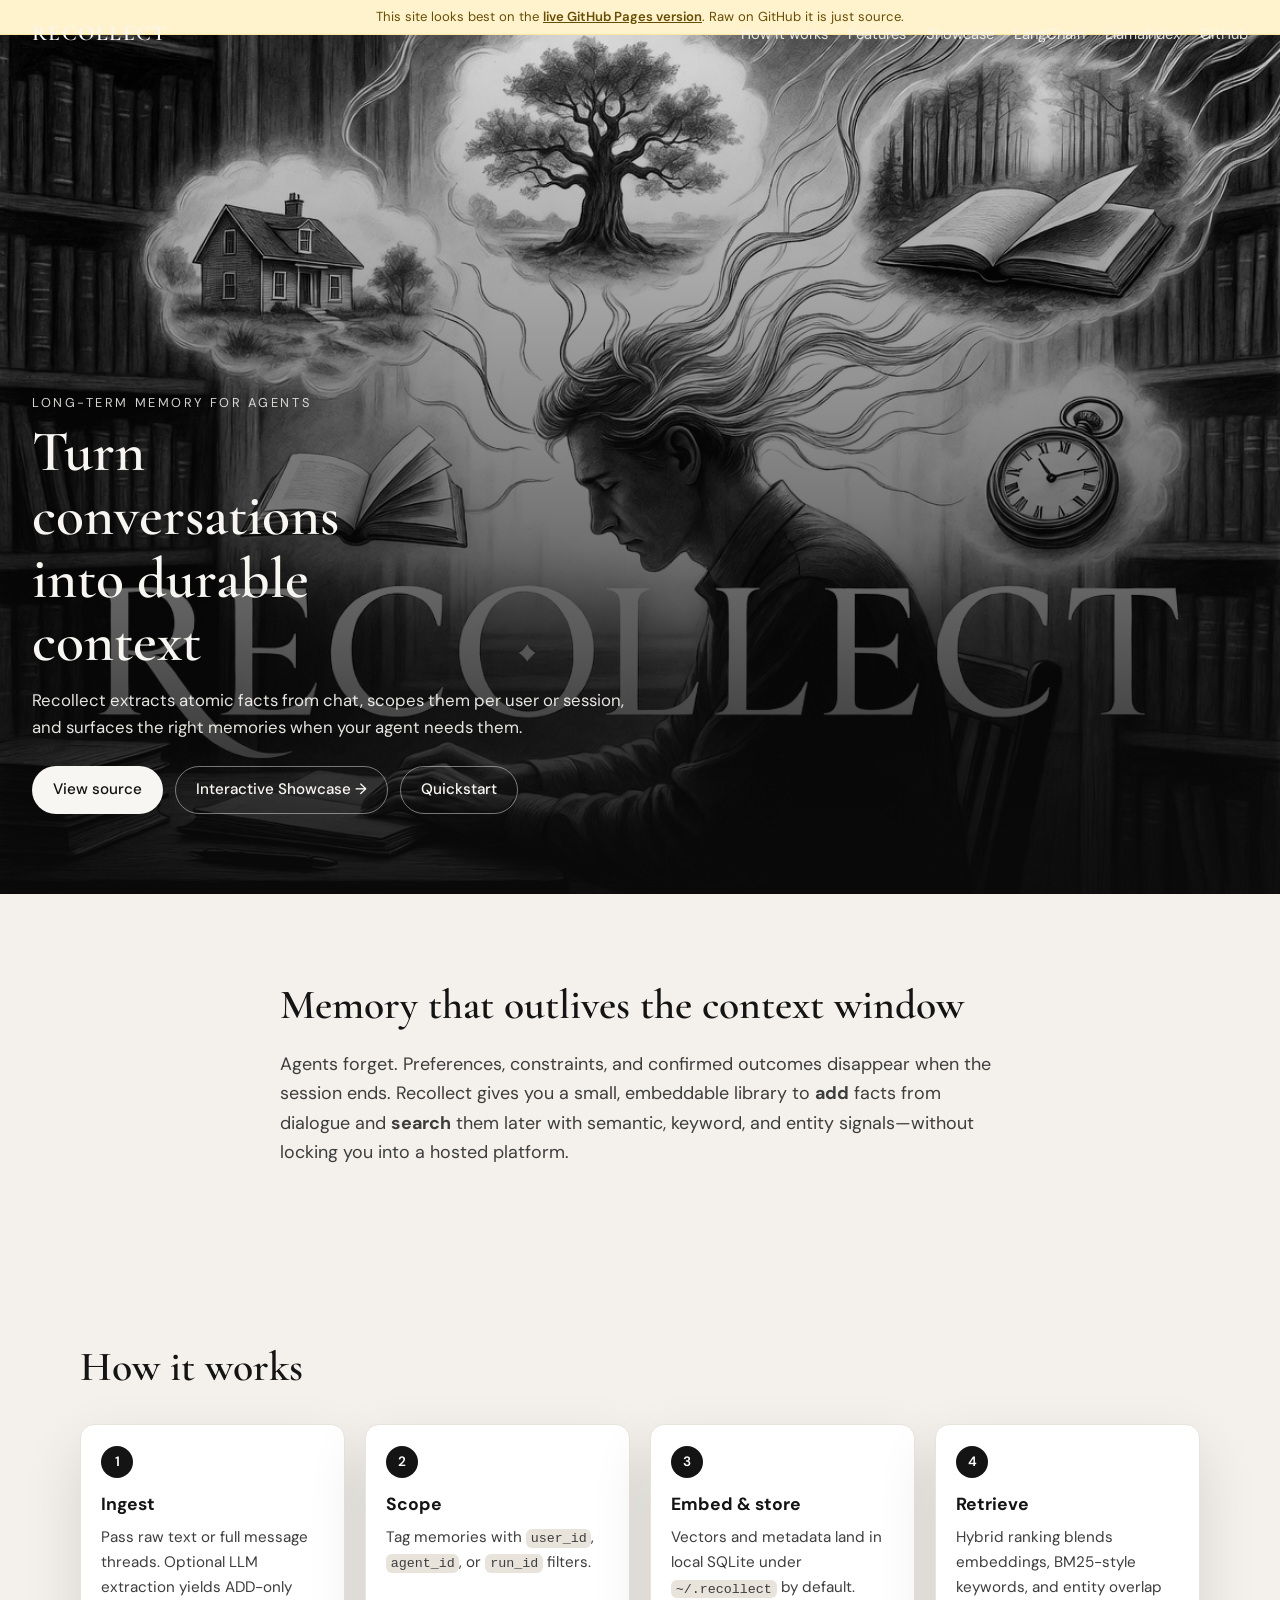
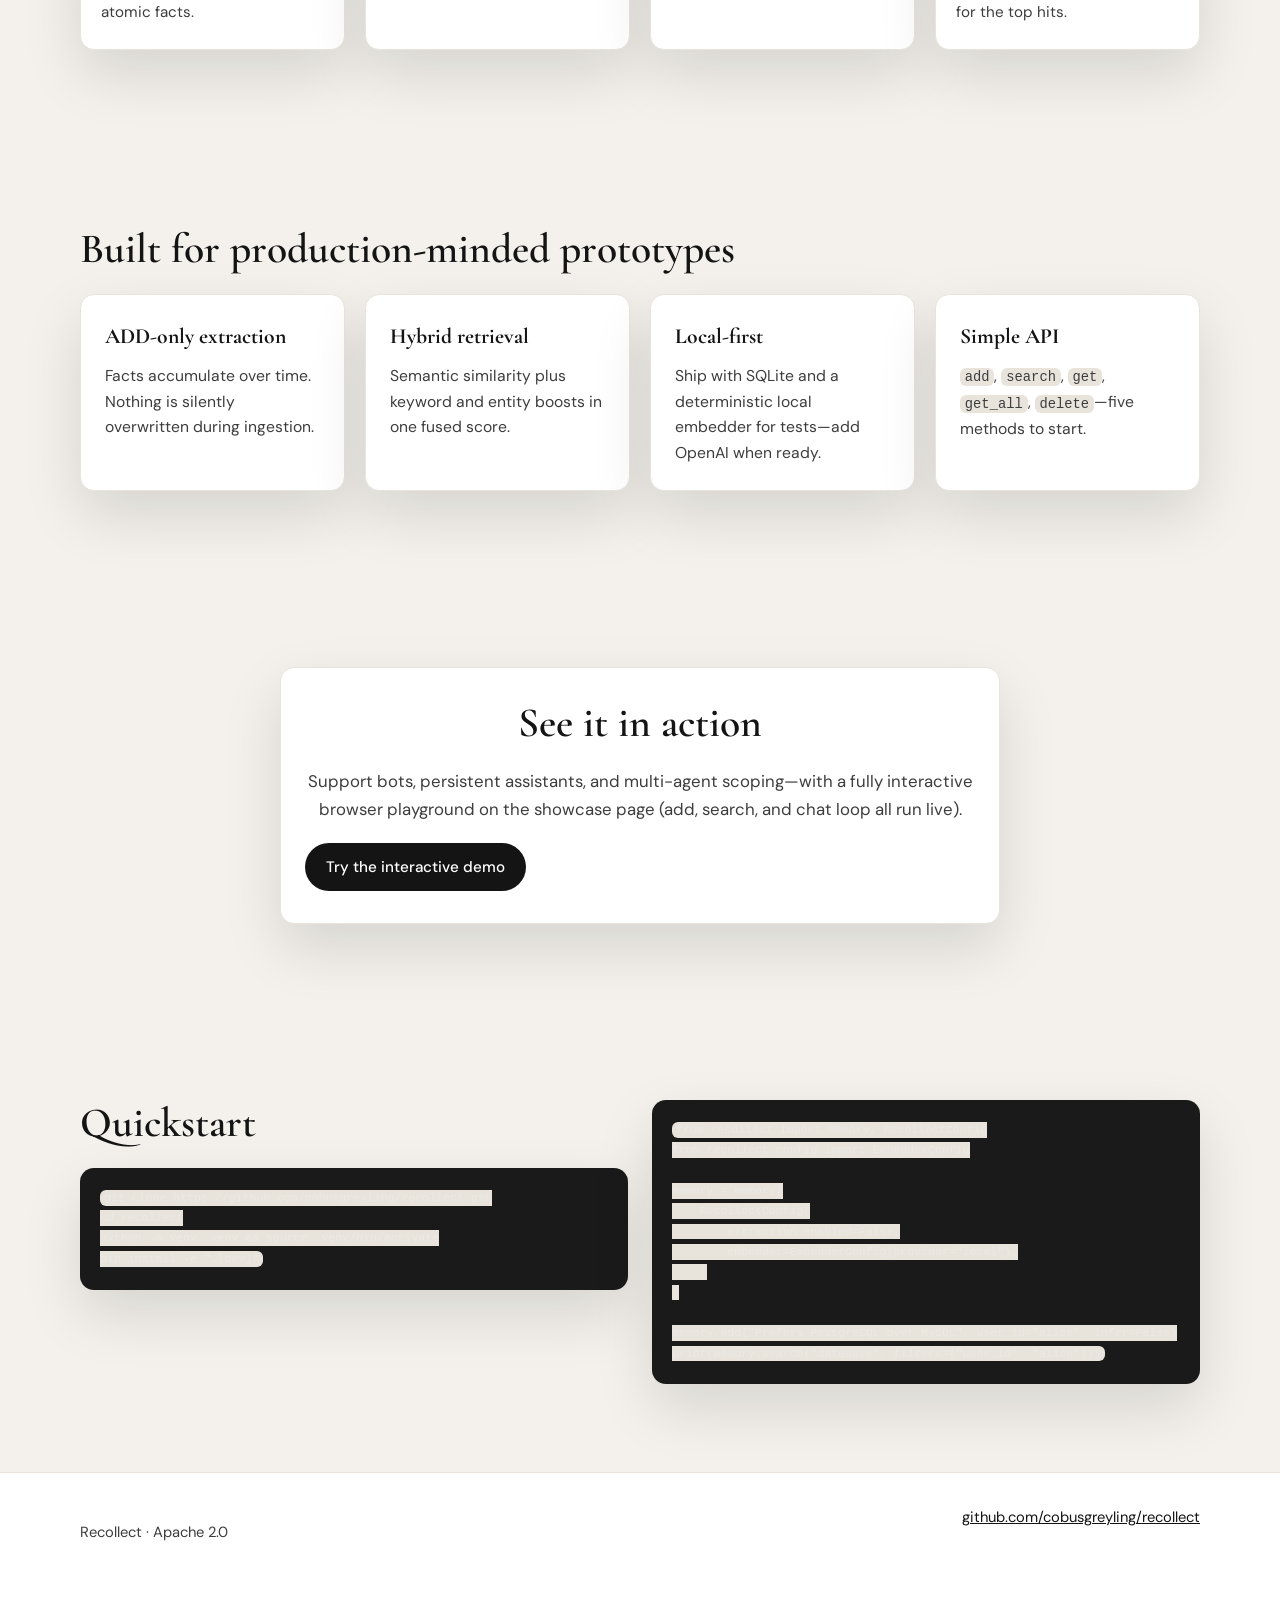
<file: docs/index.html>
<!DOCTYPE html>
<html lang="en">
  <head>
    <meta charset="UTF-8" />
    <meta name="viewport" content="width=device-width, initial-scale=1" />
    <title>Recollect — Memory for AI Agents</title>
    <meta
      name="description"
      content="Recollect is a long-term memory layer for AI agents: extract durable facts, scope by user or session, and retrieve with hybrid search."
    />
    <link rel="preconnect" href="https://fonts.googleapis.com" />
    <link rel="preconnect" href="https://fonts.gstatic.com" crossorigin />
    <link
      href="https://fonts.googleapis.com/css2?family=Cormorant+Garamond:ital,wght@0,500;0,600;0,700;1,500&family=DM+Sans:ital,opsz,wght@0,9..40,400;0,9..40,500;0,9..40,600;1,9..40,400&display=swap"
      rel="stylesheet"
    />
    <link rel="stylesheet" href="styles.css" />
  </head>
  <body>
    <header class="site-header">
      <nav class="nav">
        <a class="logo" href="index.html">Recollect</a>
        <div class="nav-links">
          <a href="#how-it-works">How it works</a>
          <a href="#features">Features</a>
          <a href="showcase.html">Showcase</a>
          <a href="integrations/langchain.md">LangChain</a>
          <a href="integrations/llama-index.md">LlamaIndex</a>
          <a href="https://github.com/cobusgreyling/recollect" target="_blank" rel="noreferrer"
            >GitHub</a
          >
        </div>
      </nav>
      <!-- Helpful note for people who open the raw file on GitHub instead of Pages -->
      <div style="background:#fff3cd; color:#664d03; font-size:0.82rem; padding:6px 12px; text-align:center; border-bottom:1px solid #ffe69c;">
        This site looks best on the <a href="https://cobusgreyling.github.io/recollect/" style="color:#664d03; font-weight:600; text-decoration:underline;">live GitHub Pages version</a>. 
        Raw on GitHub it is just source.
      </div>
      <div class="hero">
        <img
          class="hero-image"
          src="assets/header.jpg"
          alt="Illustration of a writer at a desk with memories flowing from thought into books and time"
          width="1920"
          height="1080"
        />
        <div class="hero-overlay">
          <p class="eyebrow">Long-term memory for agents</p>
          <h1>Turn conversations into durable context</h1>
          <p class="hero-lead">
            Recollect extracts atomic facts from chat, scopes them per user or session, and surfaces
            the right memories when your agent needs them.
          </p>
          <div class="hero-actions">
            <a class="btn btn-primary" href="https://github.com/cobusgreyling/recollect"
              >View source</a
            >
            <a class="btn btn-ghost" href="showcase.html">Interactive Showcase →</a>
            <a class="btn btn-ghost" href="#quickstart">Quickstart</a>
          </div>
        </div>
      </div>
    </header>

    <main>
      <section class="section intro" id="overview">
        <div class="container narrow">
          <h2>Memory that outlives the context window</h2>
          <p>
            Agents forget. Preferences, constraints, and confirmed outcomes disappear when the session
            ends. Recollect gives you a small, embeddable library to <strong>add</strong> facts from
            dialogue and <strong>search</strong> them later with semantic, keyword, and entity
            signals—without locking you into a hosted platform.
          </p>
        </div>
      </section>

      <section class="section flow" id="how-it-works">
        <div class="container">
          <h2>How it works</h2>
          <ol class="pipeline">
            <li>
              <span class="step-num">1</span>
              <h3>Ingest</h3>
              <p>Pass raw text or full message threads. Optional LLM extraction yields ADD-only atomic facts.</p>
            </li>
            <li>
              <span class="step-num">2</span>
              <h3>Scope</h3>
              <p>Tag memories with <code>user_id</code>, <code>agent_id</code>, or <code>run_id</code> filters.</p>
            </li>
            <li>
              <span class="step-num">3</span>
              <h3>Embed &amp; store</h3>
              <p>Vectors and metadata land in local SQLite under <code>~/.recollect</code> by default.</p>
            </li>
            <li>
              <span class="step-num">4</span>
              <h3>Retrieve</h3>
              <p>Hybrid ranking blends embeddings, BM25-style keywords, and entity overlap for the top hits.</p>
            </li>
          </ol>
        </div>
      </section>

      <section class="section features" id="features">
        <div class="container">
          <h2>Built for production-minded prototypes</h2>
          <div class="feature-grid">
            <article class="card">
              <h3>ADD-only extraction</h3>
              <p>Facts accumulate over time. Nothing is silently overwritten during ingestion.</p>
            </article>
            <article class="card">
              <h3>Hybrid retrieval</h3>
              <p>Semantic similarity plus keyword and entity boosts in one fused score.</p>
            </article>
            <article class="card">
              <h3>Local-first</h3>
              <p>Ship with SQLite and a deterministic local embedder for tests—add OpenAI when ready.</p>
            </article>
            <article class="card">
              <h3>Simple API</h3>
              <p><code>add</code>, <code>search</code>, <code>get</code>, <code>get_all</code>, <code>delete</code>—five methods to start.</p>
            </article>
          </div>
        </div>
      </section>

      <section class="section intro-teaser">
        <div class="container narrow cta-box">
          <h2>See it in action</h2>
          <p>
            Support bots, persistent assistants, and multi-agent scoping—with a fully interactive
            browser playground on the showcase page (add, search, and chat loop all run live).
          </p>
          <div class="hero-actions hero-actions--dark">
            <a class="btn btn-primary" href="showcase.html">Try the interactive demo</a>
          </div>
        </div>
      </section>

      <section class="section quickstart" id="quickstart">
        <div class="container split">
          <div>
            <h2>Quickstart</h2>
            <pre class="install"><code>git clone https://github.com/cobusgreyling/recollect.git
cd recollect
python -m venv .venv && source .venv/bin/activate
pip install -e ".[dev]"</code></pre>
          </div>
          <div>
            <pre class="code-block"><code>from recollect import Memory, RecollectConfig
from recollect.config import EmbedderConfig

memory = Memory(
    RecollectConfig(
        extraction_enabled=False,
        embedder=EmbedderConfig(provider="local"),
    )
)

memory.add("Prefers PostgreSQL over MySQL", user_id="alice", infer=False)
print(memory.search("database", filters={"user_id": "alice"}))</code></pre>
          </div>
        </div>
      </section>
    </main>

    <footer class="footer">
      <div class="container footer-inner">
        <p>Recollect · Apache 2.0</p>
        <a href="https://github.com/cobusgreyling/recollect">github.com/cobusgreyling/recollect</a>
      </div>
    </footer>
  </body>
</html>
</file>
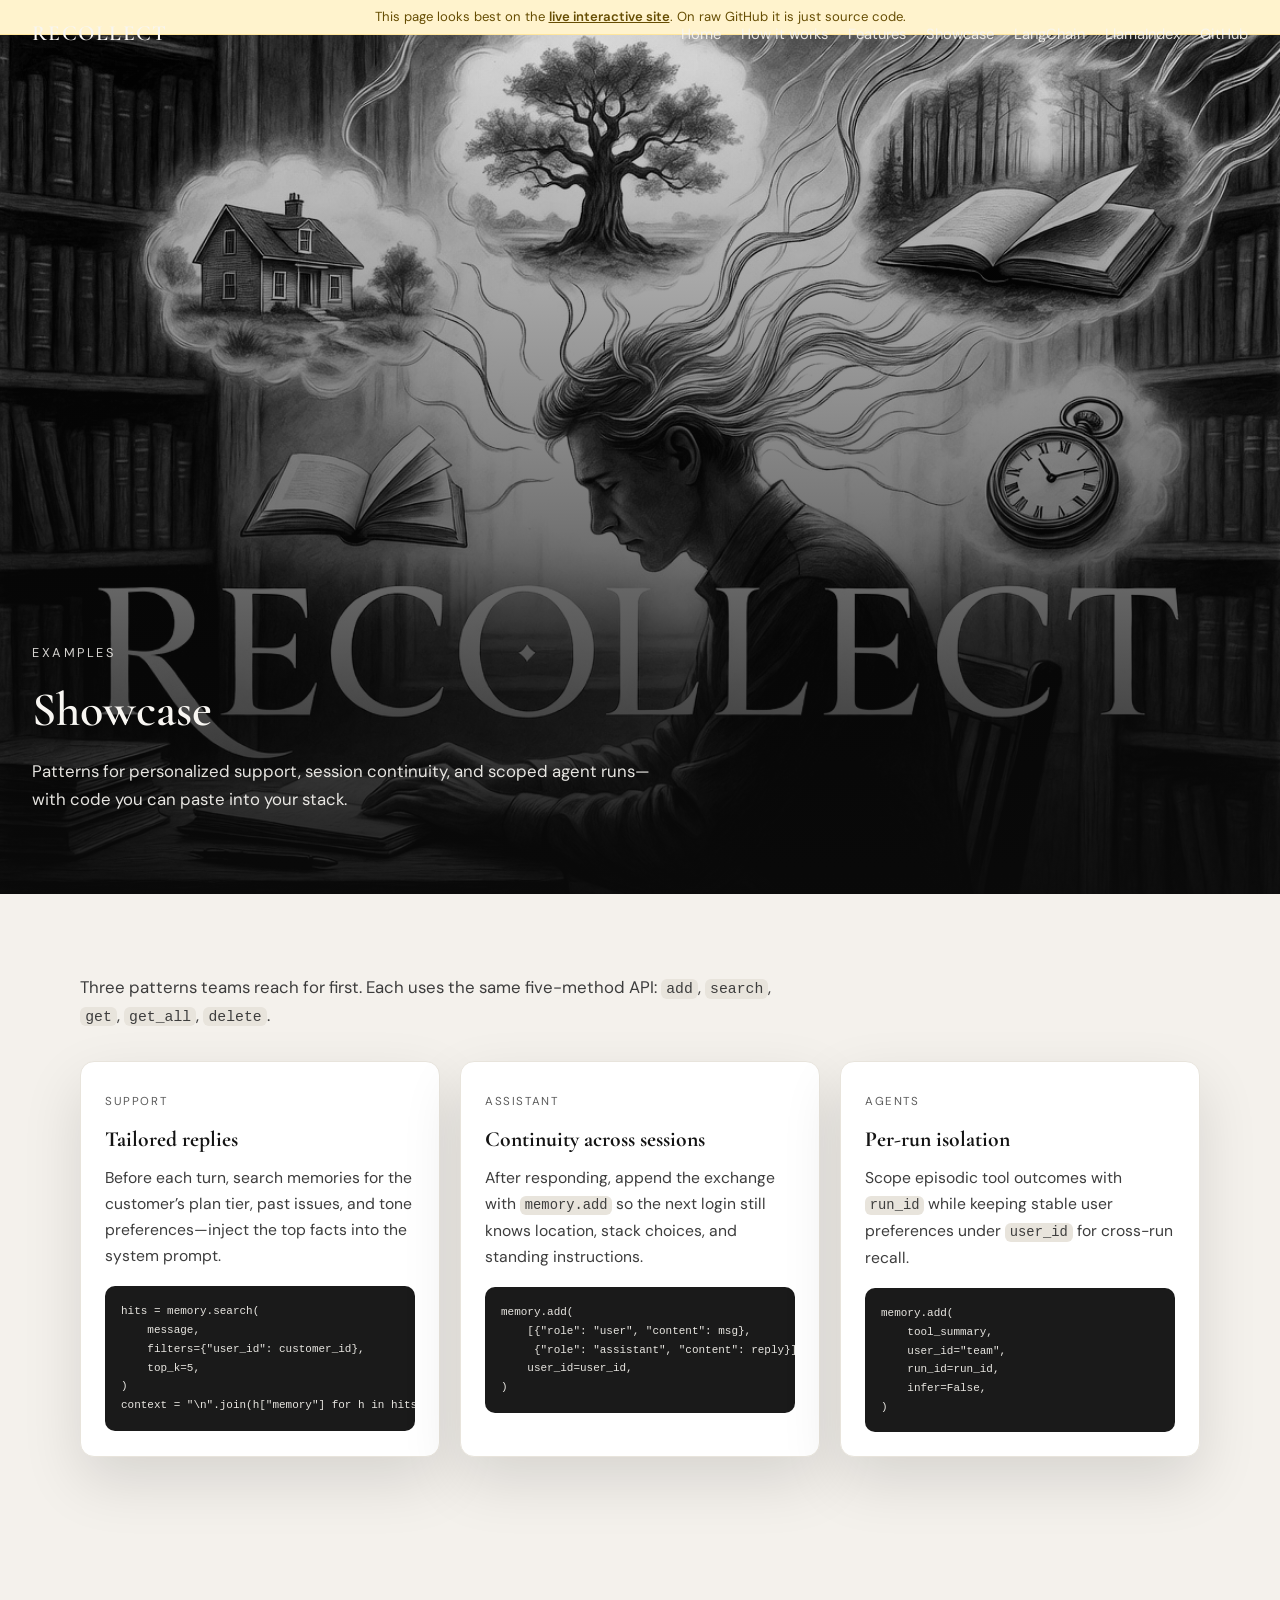
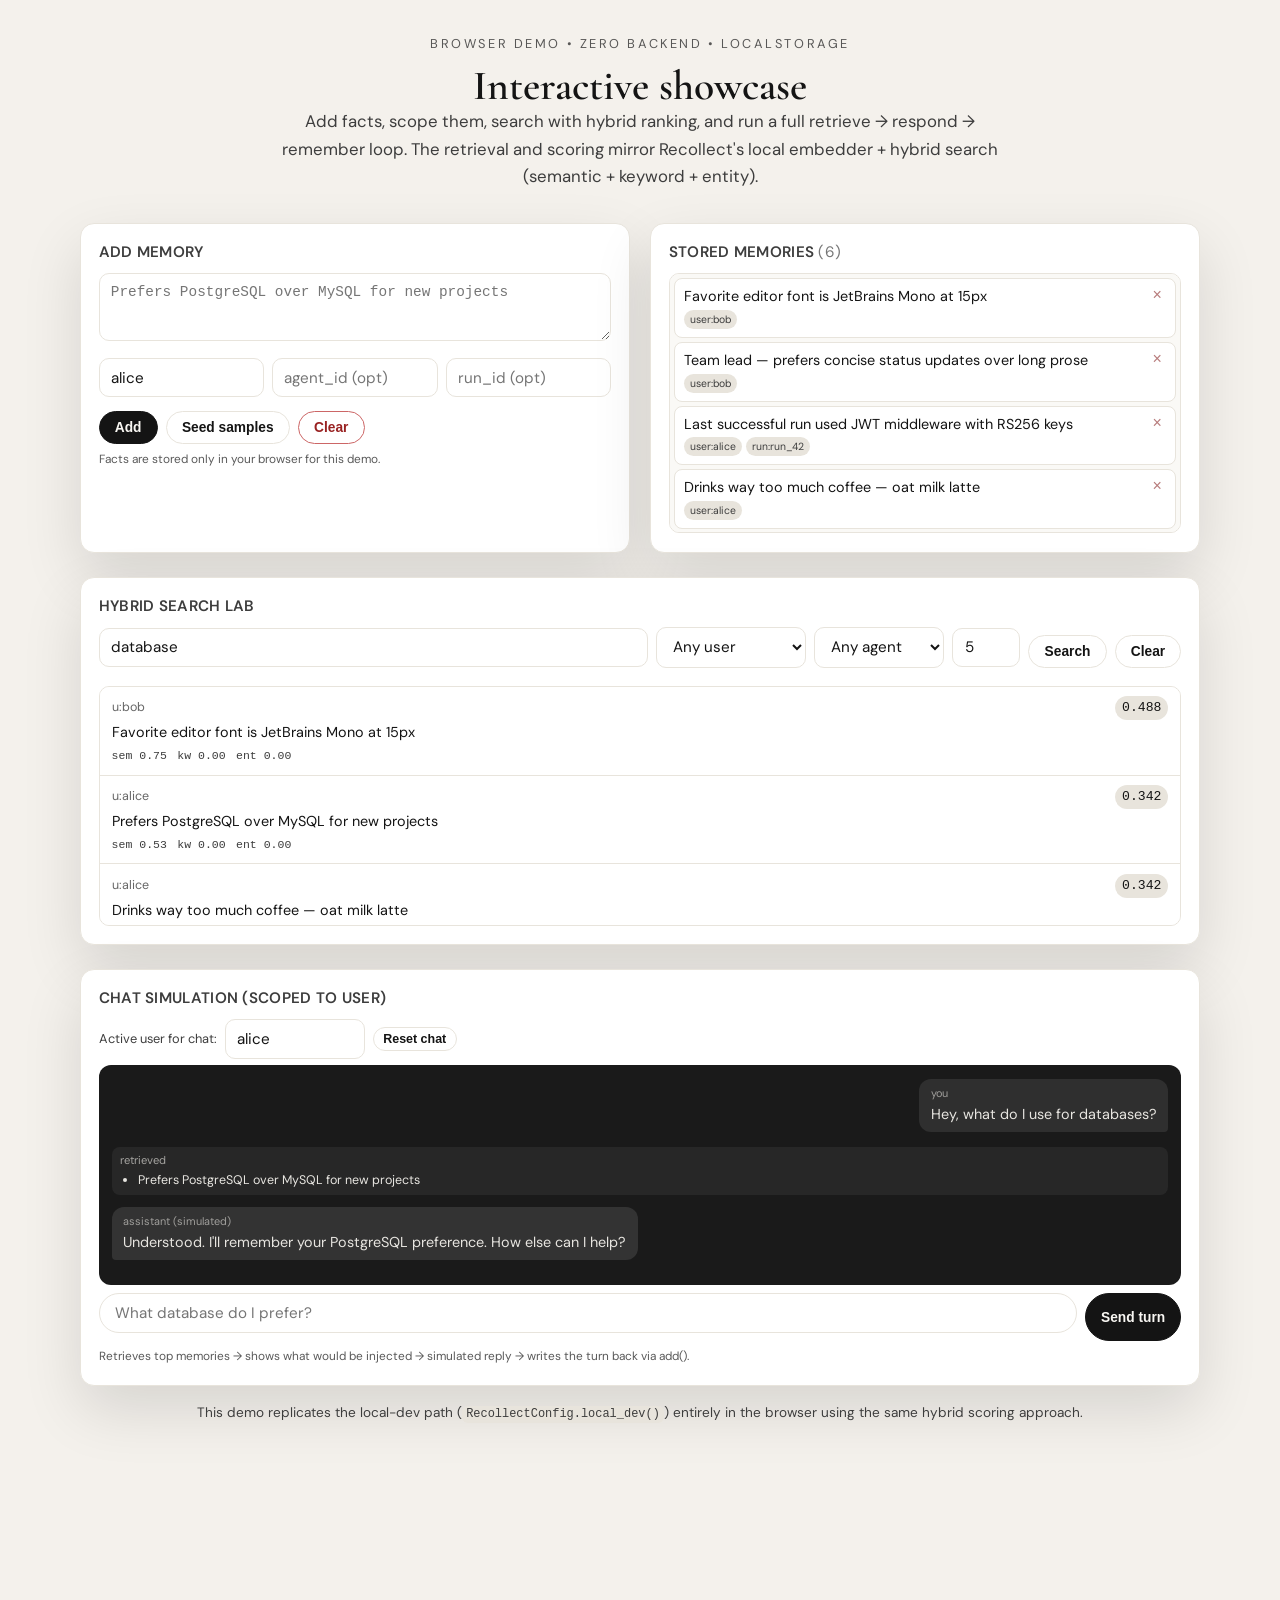
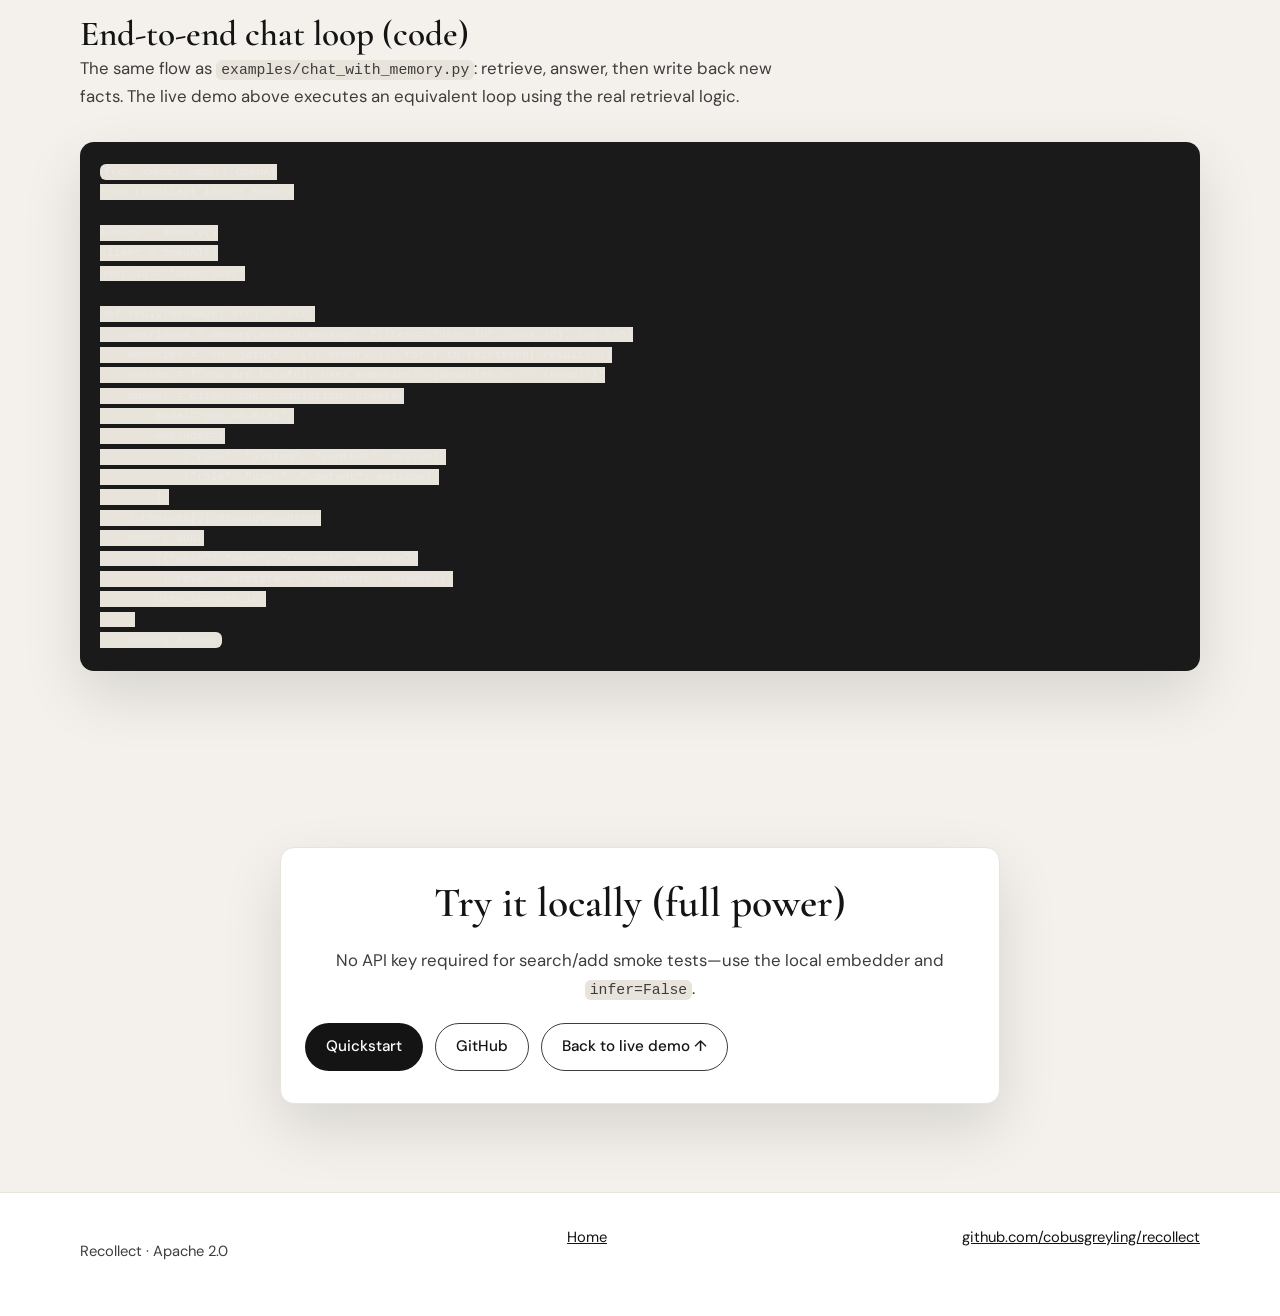
<file: docs/showcase.html>
<!DOCTYPE html>
<html lang="en">
  <head>
    <meta charset="UTF-8" />
    <meta name="viewport" content="width=device-width, initial-scale=1" />
    <title>Interactive Showcase — Recollect</title>
    <meta
      name="description"
      content="Live interactive demo of Recollect memory: add scoped facts, run hybrid semantic+keyword search, and experience the full chat retrieve→respond→remember loop — all in the browser."
    />
    <link rel="preconnect" href="https://fonts.googleapis.com" />
    <link rel="preconnect" href="https://fonts.gstatic.com" crossorigin />
    <link
      href="https://fonts.googleapis.com/css2?family=Cormorant+Garamond:ital,wght@0,500;0,600;0,700;1,500&family=DM+Sans:ital,opsz,wght@0,9..40,400;0,9..40,500;0,9..40,600;1,9..40,400&display=swap"
      rel="stylesheet"
    />
    <link rel="stylesheet" href="styles.css" />
  </head>
  <body>
    <header class="site-header site-header--compact">
      <nav class="nav">
        <a class="logo" href="index.html">Recollect</a>
        <div class="nav-links">
          <a href="index.html">Home</a>
          <a href="index.html#how-it-works">How it works</a>
          <a href="index.html#features">Features</a>
          <a href="showcase.html" aria-current="page">Showcase</a>
          <a href="integrations/langchain.md">LangChain</a>
          <a href="integrations/llama-index.md">LlamaIndex</a>
          <a href="https://github.com/cobusgreyling/recollect" target="_blank" rel="noreferrer"
            >GitHub</a
          >
        </div>
      </nav>
      <!-- Helpful note for people who land on the raw GitHub file instead of Pages -->
      <div style="background:#fff3cd; color:#664d03; font-size:0.82rem; padding:6px 12px; text-align:center; border-bottom:1px solid #ffe69c;">
        This page looks best on the <a href="https://cobusgreyling.github.io/recollect/showcase.html" style="color:#664d03; font-weight:600; text-decoration:underline;">live interactive site</a>. 
        On raw GitHub it is just source code.
      </div>
      <div class="page-hero">
        <img
          class="page-hero-image"
          src="assets/header.jpg"
          alt=""
          width="1920"
          height="1080"
        />
        <div class="page-hero-overlay">
          <p class="eyebrow">Examples</p>
          <h1>Showcase</h1>
          <p class="hero-lead">
            Patterns for personalized support, session continuity, and scoped agent runs—with code
            you can paste into your stack.
          </p>
        </div>
      </div>
    </header>

    <main>
      <section class="section showcase">
        <div class="container">
          <p class="section-lead">
            Three patterns teams reach for first. Each uses the same five-method API:
            <code>add</code>, <code>search</code>, <code>get</code>, <code>get_all</code>,
            <code>delete</code>.
          </p>
          <div class="showcase-grid">
            <article class="showcase-card">
              <div class="showcase-tag">Support</div>
              <h3>Tailored replies</h3>
              <p>
                Before each turn, search memories for the customer’s plan tier, past issues, and tone
                preferences—inject the top facts into the system prompt.
              </p>
              <pre><code>hits = memory.search(
    message,
    filters={"user_id": customer_id},
    top_k=5,
)
context = "\n".join(h["memory"] for h in hits["results"])</code></pre>
            </article>
            <article class="showcase-card">
              <div class="showcase-tag">Assistant</div>
              <h3>Continuity across sessions</h3>
              <p>
                After responding, append the exchange with <code>memory.add</code> so the next login
                still knows location, stack choices, and standing instructions.
              </p>
              <pre><code>memory.add(
    [{"role": "user", "content": msg},
     {"role": "assistant", "content": reply}],
    user_id=user_id,
)</code></pre>
            </article>
            <article class="showcase-card">
              <div class="showcase-tag">Agents</div>
              <h3>Per-run isolation</h3>
              <p>
                Scope episodic tool outcomes with <code>run_id</code> while keeping stable user
                preferences under <code>user_id</code> for cross-run recall.
              </p>
              <pre><code>memory.add(
    tool_summary,
    user_id="team",
    run_id=run_id,
    infer=False,
)</code></pre>
            </article>
          </div>
        </div>
      </section>

      <!-- INTERACTIVE GITHUB SHOWCASE PLAYGROUND -->
      <section class="section playground-section" id="playground">
        <div class="container">
          <div style="text-align:center; margin-bottom:1.25rem;">
            <p class="eyebrow" style="color:var(--ink-soft); letter-spacing:.2em;">Browser demo • zero backend • localStorage</p>
            <h2 style="margin-bottom:.35rem;">Interactive showcase</h2>
            <p class="section-lead" style="max-width:62ch; margin-left:auto; margin-right:auto;">
              Add facts, scope them, search with hybrid ranking, and run a full retrieve → respond → remember loop.
              The retrieval and scoring mirror Recollect's local embedder + hybrid search (semantic + keyword + entity).
            </p>
          </div>

          <div class="playground">
            <!-- Row 1: Add + Memories -->
            <div class="playground-grid">
              <!-- Add memory -->
              <div class="pg-panel">
                <h4>Add memory</h4>
                <textarea id="add-text" class="pg-textarea" placeholder="Prefers PostgreSQL over MySQL for new projects"></textarea>
                <div class="scope-row">
                  <input id="add-user" class="pg-input" placeholder="user_id" value="alice" />
                  <input id="add-agent" class="pg-input" placeholder="agent_id (opt)" />
                  <input id="add-run" class="pg-input" placeholder="run_id (opt)" />
                </div>
                <div class="pg-actions">
                  <button class="pg-btn primary" onclick="addMemoryFromUI()">Add</button>
                  <button class="pg-btn" onclick="seedSampleData()">Seed samples</button>
                  <button class="pg-btn danger" onclick="clearAllMemories()">Clear</button>
                </div>
                <div class="note">Facts are stored only in your browser for this demo.</div>
              </div>

              <!-- Current memories -->
              <div class="pg-panel">
                <h4>Stored memories <span id="mem-count" style="font-weight:400; opacity:.7;"></span></h4>
                <div id="memories-list" class="memories-list">
                  <div class="empty-state">No memories yet. Use “Seed samples” or add your own.</div>
                </div>
              </div>
            </div>

            <!-- Search Lab -->
            <div class="pg-panel">
              <h4>Hybrid search lab</h4>
              <div class="search-row">
                <input id="search-query" class="pg-input" type="text" placeholder="database preference" oninput="debouncedSearch()" />
                <select id="filter-user" class="pg-select" style="max-width:150px" onchange="performSearch()">
                  <option value="">Any user</option>
                </select>
                <select id="filter-agent" class="pg-select" style="max-width:130px" onchange="performSearch()">
                  <option value="">Any agent</option>
                </select>
                <input id="top-k" class="pg-input" type="number" value="5" min="1" max="20" style="max-width:68px" onchange="performSearch()" />
                <button class="pg-btn" onclick="performSearch()">Search</button>
                <button class="pg-btn" onclick="clearSearch()">Clear</button>
              </div>
              <div id="search-results" class="results-list">
                <div class="empty-state" style="padding:1.25rem;">Results will appear here. Try searching after adding or seeding data.</div>
              </div>
            </div>

            <!-- Chat simulator -->
            <div class="pg-panel">
              <h4>Chat simulation (scoped to user)</h4>
              <div style="margin-bottom:.4rem; display:flex; gap:.5rem; align-items:center; flex-wrap:wrap;">
                <label style="font-size:.8rem; color:var(--ink-soft);">Active user for chat:</label>
                <input id="chat-user" class="pg-input" style="max-width:140px; margin:0;" value="alice" onchange="renderChatLog()" />
                <button class="pg-btn small" onclick="resetChat()">Reset chat</button>
              </div>

              <div id="chat-log" class="chat-log" aria-live="polite"></div>

              <div class="chat-input-row">
                <input id="chat-msg" class="pg-input" type="text" placeholder="What database do I prefer?" onkeydown="if(event.key==='Enter') runChatTurn()" />
                <button class="pg-btn primary" onclick="runChatTurn()">Send turn</button>
              </div>
              <span class="note">Retrieves top memories → shows what would be injected → simulated reply → writes the turn back via add().</span>
            </div>
          </div>

          <p style="text-align:center; margin-top:1rem; font-size:.85rem; color:var(--ink-soft);">
            This demo replicates the local-dev path (<code>RecollectConfig.local_dev()</code>) entirely in the browser using the same hybrid scoring approach.
          </p>
        </div>
      </section>

      <section class="section showcase-deep">
        <div class="container">
          <h2>End-to-end chat loop (code)</h2>
          <p class="section-lead">
            The same flow as <code>examples/chat_with_memory.py</code>: retrieve, answer, then write
            back new facts. The live demo above executes an equivalent loop using the real retrieval logic.
          </p>
          <pre class="code-block code-block--wide"><code>from openai import OpenAI
from recollect import Memory

memory = Memory()
client = OpenAI()
user_id = "demo_user"

def reply(message: str) -&gt; str:
    retrieved = memory.search(message, filters={"user_id": user_id}, top_k=5)
    memories = "\n".join(f"- {r['memory']}" for r in retrieved["results"])
    system = f"You are helpful. User memories:\n{memories or '- (none)'}"
    answer = client.chat.completions.create(
        model="gpt-4o-mini",
        messages=[
            {"role": "system", "content": system},
            {"role": "user", "content": message},
        ],
    ).choices[0].message.content
    memory.add(
        [{"role": "user", "content": message},
         {"role": "assistant", "content": answer}],
        user_id=user_id,
    )
    return answer</code></pre>
        </div>
      </section>

      <section class="section showcase-cta">
        <div class="container narrow cta-box">
          <h2>Try it locally (full power)</h2>
          <p>No API key required for search/add smoke tests—use the local embedder and <code>infer=False</code>.</p>
          <div class="hero-actions hero-actions--dark">
            <a class="btn btn-primary" href="index.html#quickstart">Quickstart</a>
            <a class="btn btn-ghost" href="https://github.com/cobusgreyling/recollect">GitHub</a>
            <a class="btn btn-ghost" href="#playground">Back to live demo ↑</a>
          </div>
        </div>
      </section>
    </main>

    <footer class="footer">
      <div class="container footer-inner">
        <p>Recollect · Apache 2.0</p>
        <a href="index.html">Home</a>
        <a href="https://github.com/cobusgreyling/recollect">github.com/cobusgreyling/recollect</a>
      </div>
    </footer>

    <script>
    // =====================================================
    // Recollect Interactive Showcase — Pure client-side
    // Faithful recreation of local embedder + hybrid search
    // =====================================================
    (function () {
      const LS_KEY = 'recollect_demo_memories_v1';
      const LS_CHAT_KEY = 'recollect_demo_chat_v1';

      let memories = []; // {id, text, user_id, agent_id, run_id, entities, created_at}
      let chatLog = [];  // {role:'user'|'assistant'|'system'|'retrieved', content, meta? }

      // --- Utils: tokenize + simple hash embedder (mirrors Python local embedder) ---
      function tokenize(text) {
        if (!text) return [];
        return (text.toLowerCase().match(/[a-z0-9']+/g) || []);
      }

      function hashToBuckets(token, dim) {
        // Fast deterministic feature hasher (approximates the sha-based one)
        let h = 2166136261 >>> 0;
        for (let i = 0; i < token.length; i++) {
          h ^= token.charCodeAt(i);
          h = Math.imul(h, 16777619) >>> 0; // FNV-ish
        }
        const vec = new Array(dim).fill(0);
        let seed = h >>> 0;
        const picks = 7;
        for (let k = 0; k < picks; k++) {
          const idx = seed % dim;
          const sign = ((seed >>> 5) & 1) ? 1.0 : -1.0;
          vec[idx] += sign;
          seed = (Math.imul(seed, 1103515245) + 12345) >>> 0;
        }
        return vec;
      }

      function normalize(vec) {
        let norm = 0;
        for (let i = 0; i < vec.length; i++) norm += vec[i] * vec[i];
        norm = Math.sqrt(norm) || 1.0;
        return vec.map(v => v / norm);
      }

      function localEmbed(text, dim = 64) {
        const tokens = tokenize(text);
        if (tokens.length === 0) {
          const v = new Array(dim).fill(0);
          v[0] = 1.0;
          return normalize(v);
        }
        const acc = new Array(dim).fill(0);
        for (const tok of tokens) {
          const part = hashToBuckets(tok, dim);
          for (let i = 0; i < dim; i++) acc[i] += part[i];
        }
        return normalize(acc);
      }

      function cosine(a, b) {
        let dot = 0, na = 0, nb = 0;
        const n = Math.min(a.length, b.length);
        for (let i = 0; i < n; i++) {
          dot += a[i] * b[i];
          na += a[i] * a[i];
          nb += b[i] * b[i];
        }
        return dot / (Math.sqrt(na) * Math.sqrt(nb) + 1e-12);
      }

      // --- Entity extraction (simple capitalized words) ---
      function extractEntities(text) {
        const words = text.match(/\b[A-Z][a-zA-Z0-9']{1,}\b/g) || [];
        return Array.from(new Set(words));
      }

      // --- Simplified BM25 (batch style, single query) ---
      function bm25Score(qTokens, dTokens, avgDL, k1 = 1.5, b = 0.75) {
        if (!qTokens.length || !dTokens.length) return 0.0;
        const tf = {};
        for (const t of dTokens) tf[t] = (tf[t] || 0) + 1;
        let score = 0.0;
        const dl = dTokens.length;
        for (const term of qTokens) {
          const freq = tf[term] || 0;
          if (!freq) continue;
          const idf = Math.log(1 + 1); // constant as in the Python reference
          const denom = freq + k1 * (1 - b + (b * dl) / Math.max(avgDL, 1));
          score += idf * (freq * (k1 + 1)) / denom;
        }
        return score;
      }

      // --- Hybrid search (matches Python implementation spirit) ---
      function hybridSearch(query, filters = {}, topK = 5) {
        const q = (query || '').trim();
        if (!q) return [];
        const qTokens = tokenize(q);
        const qEntities = new Set(qTokens.filter(t => /^[A-Z]/.test(t))); // rough

        // 1. filter candidates
        let cands = memories.filter(m => {
          if (filters.user_id && m.user_id !== filters.user_id) return false;
          if (filters.agent_id && m.agent_id !== filters.agent_id) return false;
          if (filters.run_id && m.run_id !== filters.run_id) return false;
          return true;
        });
        if (!cands.length) return [];

        // 2. embeddings + scores
        const qEmb = localEmbed(q);
        const docTokenLists = cands.map(c => tokenize(c.text));
        const avgDL = docTokenLists.reduce((s, t) => s + t.length, 0) / docTokenLists.length;

        const scored = cands.map((rec, idx) => {
          const emb = localEmbed(rec.text); // recompute cheaply for demo (or could cache)
          const sem = cosine(qEmb, emb);

          const kw = bm25Score(qTokens, docTokenLists[idx], avgDL);

          // entity overlap
          let ent = 0.0;
          if (rec.entities && rec.entities.length) {
            const entSet = new Set(rec.entities.map(e => e.toLowerCase()));
            let overlap = 0;
            for (const e of qEntities) if (entSet.has(e.toLowerCase())) overlap++;
            ent = overlap / Math.max(entSet.size, 1);
          }

          // Fuse exactly like library (keyword_weight=0.35, entity_boost=0.15)
          const keywordW = 0.35;
          const fused = (1 - keywordW) * sem + keywordW * (kw > 0 ? Math.min(kw, 3) / 3 : 0) + 0.15 * ent;

          return {
            id: rec.id,
            memory: rec.text,
            score: fused,
            semantic: sem,
            keyword: kw,
            entity_overlap: ent,
            scope: {
              user_id: rec.user_id,
              agent_id: rec.agent_id,
              run_id: rec.run_id
            }
          };
        });

        scored.sort((a, b) => b.score - a.score);
        return scored.slice(0, topK);
      }

      // --- Persistence ---
      function load() {
        try {
          const raw = localStorage.getItem(LS_KEY);
          memories = raw ? JSON.parse(raw) : [];
        } catch (_) { memories = []; }

        try {
          const cr = localStorage.getItem(LS_CHAT_KEY);
          chatLog = cr ? JSON.parse(cr) : [];
        } catch (_) { chatLog = []; }
      }
      function save() {
        try { localStorage.setItem(LS_KEY, JSON.stringify(memories)); } catch (_) {}
      }
      function saveChat() {
        try { localStorage.setItem(LS_CHAT_KEY, JSON.stringify(chatLog)); } catch (_) {}
      }

      function genId() {
        return 'm_' + Date.now().toString(36) + Math.random().toString(36).slice(2, 8);
      }

      // --- Core API (mirrors Python Memory) ---
      function addMemory(text, { user_id = null, agent_id = null, run_id = null } = {}) {
        const t = (text || '').trim();
        if (!t) return null;
        const rec = {
          id: genId(),
          text: t,
          user_id: user_id || null,
          agent_id: agent_id || null,
          run_id: run_id || null,
          entities: extractEntities(t),
          created_at: new Date().toISOString()
        };
        memories.unshift(rec);
        save();
        renderMemories();
        updateFilterOptions();
        return rec;
      }

      function deleteMemory(id) {
        memories = memories.filter(m => m.id !== id);
        save();
        renderMemories();
        updateFilterOptions();
        performSearch(); // refresh results if visible
      }

      function clearAll() {
        memories = [];
        save();
        chatLog = [];
        saveChat();
        renderMemories();
        updateFilterOptions();
        document.getElementById('search-results').innerHTML =
          '<div class="empty-state" style="padding:1.25rem;">Cleared. Add or seed new memories.</div>';
        renderChatLog();
      }

      // --- Rendering ---
      function renderMemories() {
        const container = document.getElementById('memories-list');
        const countEl = document.getElementById('mem-count');
        countEl.textContent = memories.length ? `(${memories.length})` : '';

        if (!memories.length) {
          container.innerHTML = '<div class="empty-state">No memories yet. Use “Seed samples” or add your own.</div>';
          return;
        }
        container.innerHTML = '';
        memories.forEach(m => {
          const el = document.createElement('div');
          el.className = 'memory-item';
          const tags = [];
          if (m.user_id) tags.push(`<span class="mem-tag">user:${escapeHtml(m.user_id)}</span>`);
          if (m.agent_id) tags.push(`<span class="mem-tag">agent:${escapeHtml(m.agent_id)}</span>`);
          if (m.run_id) tags.push(`<span class="mem-tag">run:${escapeHtml(m.run_id)}</span>`);

          el.innerHTML = `
            <div style="flex:1; min-width:0;">
              <div class="mem-text">${escapeHtml(m.text)}</div>
              <div class="mem-tags">${tags.join('')}</div>
            </div>
            <button class="del-btn" title="Delete" aria-label="Delete memory">×</button>
          `;
          el.querySelector('.del-btn').addEventListener('click', () => deleteMemory(m.id));
          container.appendChild(el);
        });
      }

      function escapeHtml(s) {
        return String(s).replace(/[&<>"']/g, c => ({'&':'&amp;','<':'&lt;','>':'&gt;','"':'&quot;',"'":'&#39;'}[c]));
      }

      function updateFilterOptions() {
        const users = new Set(memories.map(m => m.user_id).filter(Boolean));
        const agents = new Set(memories.map(m => m.agent_id).filter(Boolean));

        const fu = document.getElementById('filter-user');
        const fa = document.getElementById('filter-agent');

        // preserve current
        const curU = fu.value;
        const curA = fa.value;

        fu.innerHTML = '<option value="">Any user</option>';
        [...users].sort().forEach(u => {
          const opt = document.createElement('option');
          opt.value = u; opt.textContent = u;
          fu.appendChild(opt);
        });
        if ([...users].includes(curU)) fu.value = curU;

        fa.innerHTML = '<option value="">Any agent</option>';
        [...agents].sort().forEach(a => {
          const opt = document.createElement('option');
          opt.value = a; opt.textContent = a;
          fa.appendChild(opt);
        });
        if ([...agents].includes(curA)) fa.value = curA;
      }

      function performSearch() {
        const qEl = document.getElementById('search-query');
        const fu = document.getElementById('filter-user');
        const fa = document.getElementById('filter-agent');
        const kEl = document.getElementById('top-k');
        const out = document.getElementById('search-results');

        const query = qEl.value.trim();
        const filters = {};
        if (fu.value) filters.user_id = fu.value;
        if (fa.value) filters.agent_id = fa.value;
        const topK = Math.max(1, Math.min(20, parseInt(kEl.value || '5', 10)));

        if (!query) {
          out.innerHTML = '<div class="empty-state" style="padding:1.25rem;">Type a query above to run hybrid search.</div>';
          return;
        }

        const hits = hybridSearch(query, filters, topK);
        if (!hits.length) {
          out.innerHTML = '<div class="empty-state" style="padding:1.25rem;">No matches for current filters + query.</div>';
          return;
        }

        out.innerHTML = '';
        hits.forEach(h => {
          const div = document.createElement('div');
          div.className = 'result-item';
          const scopeParts = [];
          if (h.scope.user_id) scopeParts.push('u:' + h.scope.user_id);
          if (h.scope.agent_id) scopeParts.push('a:' + h.scope.agent_id);
          if (h.scope.run_id) scopeParts.push('r:' + h.scope.run_id);
          const scopeStr = scopeParts.length ? scopeParts.join(' ') : '—';

          div.innerHTML = `
            <div class="result-head">
              <span style="font-size:.78rem; color:#666;">${scopeStr}</span>
              <span class="result-score">${h.score.toFixed(3)}</span>
            </div>
            <div class="result-mem">${escapeHtml(h.memory)}</div>
            <div class="score-break">
              <span>sem ${h.semantic.toFixed(2)}</span>
              <span>kw ${h.keyword.toFixed(2)}</span>
              <span>ent ${h.entity_overlap.toFixed(2)}</span>
            </div>
          `;
          out.appendChild(div);
        });
      }

      let searchTimer = null;
      function debouncedSearch() {
        clearTimeout(searchTimer);
        searchTimer = setTimeout(performSearch, 140);
      }

      function clearSearch() {
        document.getElementById('search-query').value = '';
        document.getElementById('search-results').innerHTML =
          '<div class="empty-state" style="padding:1.25rem;">Search cleared.</div>';
      }

      // --- Chat simulation ---
      function renderChatLog() {
        const box = document.getElementById('chat-log');
        box.innerHTML = '';

        if (!chatLog.length) {
          const empty = document.createElement('div');
          empty.className = 'empty-state';
          empty.style.color = 'rgba(232,230,225,0.6)';
          empty.textContent = 'No messages yet. Send a turn to begin the memory-aware chat simulation.';
          box.appendChild(empty);
          return;
        }

        chatLog.forEach(entry => {
          if (entry.role === 'retrieved') {
            const div = document.createElement('div');
            div.className = 'chat-retrieved';
            let html = '<div style="opacity:.65; font-size:.7rem; margin-bottom:2px;">retrieved</div><ul>';
            (entry.items || []).forEach(it => {
              html += `<li>${escapeHtml(it.memory || it)}</li>`;
            });
            html += '</ul>';
            div.innerHTML = html;
            box.appendChild(div);
            return;
          }

          const div = document.createElement('div');
          div.className = 'chat-msg ' + (entry.role === 'user' ? 'user' : 'assistant');
          if (entry.meta) {
            const m = document.createElement('span');
            m.className = 'meta';
            m.textContent = entry.meta;
            div.appendChild(m);
          }
          const c = document.createElement('div');
          c.textContent = entry.content || '';
          div.appendChild(c);
          box.appendChild(div);
        });

        box.scrollTop = box.scrollHeight;
      }

      function resetChat() {
        chatLog = [];
        saveChat();
        renderChatLog();
      }

      function runChatTurn() {
        const userInput = document.getElementById('chat-msg');
        const userIdEl = document.getElementById('chat-user');
        const msg = (userInput.value || '').trim();
        if (!msg) return;

        const userId = (userIdEl.value || 'demo_user').trim();

        // 1. User message
        chatLog.push({ role: 'user', content: msg, meta: 'you' });

        // 2. Retrieve (scoped to this user primarily)
        const hits = hybridSearch(msg, { user_id: userId }, 4);
        const retrievedTexts = hits.map(h => h.memory);

        // show retrieved block
        chatLog.push({ role: 'retrieved', items: hits.length ? hits : [{memory: '(no prior memories)'}] });

        // 3. Simulated reply (memory-aware)
        const replyText = generateReply(msg, hits, userId);
        chatLog.push({ role: 'assistant', content: replyText, meta: 'assistant (simulated)' });

        // 4. Write back (add the exchange like the real examples)
        // We store the raw messages so the demo behaves like infer=False path + user/assistant pair
        addMemory(`User: ${msg}`, { user_id: userId });
        addMemory(`Assistant: ${replyText}`, { user_id: userId });

        // render + persist
        renderChatLog();
        saveChat();

        // clear input
        userInput.value = '';
        // refresh search results if a query is present (nice touch)
        setTimeout(() => {
          const sq = document.getElementById('search-query');
          if (sq && sq.value.trim()) performSearch();
        }, 60);
      }

      function generateReply(userMsg, hits, userId) {
        const lower = userMsg.toLowerCase();
        const facts = hits.map(h => h.memory.toLowerCase());

        const hasDB = facts.some(f => /postgres|mysql|database|sql/i.test(f)) || /database|postgres|mysql|sql/i.test(lower);
        const hasEditor = facts.some(f => /dark|theme|vs ?code|editor|vscode/i.test(f));
        const hasCoffee = facts.some(f => /coffee|tea|drink/i.test(f));

        let base = "Understood.";

        if (hasDB) {
          base += " I'll remember your database preference.";
        } else if (/database|db|sql/i.test(lower)) {
          base += " Noted on the database topic.";
        }

        if (hasEditor && /editor|theme|dark|code/i.test(lower)) {
          base += " Dark mode / editor prefs captured.";
        }

        if (hits.length > 0 && !hasDB && !hasEditor) {
          // Generic but show we used memory
          base += " Taking your earlier context into account.";
        }

        if (hits.length === 0) {
          base = "Thanks — starting a memory profile for you. I'll use this going forward.";
        }

        // Small variety
        const closers = [" How else can I help?", " Anything else on your mind?", " Got it."];
        return base + closers[Math.floor(Math.random() * closers.length)];
      }

      // --- Seed data (good realistic examples) ---
      function seedSampleData() {
        // Avoid massive dupes
        const existingTexts = new Set(memories.map(m => m.text.toLowerCase()));
        const samples = [
          { text: "Prefers PostgreSQL over MySQL for new projects", user: "alice" },
          { text: "Likes dark theme and uses VS Code as daily driver", user: "alice" },
          { text: "Drinks way too much coffee — oat milk latte", user: "alice" },
          { text: "Last successful run used JWT middleware with RS256 keys", user: "alice", run: "run_42" },
          { text: "Team lead — prefers concise status updates over long prose", user: "bob" },
          { text: "Favorite editor font is JetBrains Mono at 15px", user: "bob" },
        ];
        let added = 0;
        samples.forEach(s => {
          if (!existingTexts.has(s.text.toLowerCase())) {
            addMemory(s.text, { user_id: s.user, run_id: s.run || null });
            added++;
          }
        });
        if (added === 0) {
          // still make sure UI is fresh
          renderMemories();
        }
        // Also prime a tiny chat history for first-time visitors
        const chatBox = document.getElementById('chat-log');
        if (chatLog.length === 0) {
          chatLog.push({ role: 'user', content: "Hey, what do I use for databases?", meta: 'you' });
          chatLog.push({ role: 'retrieved', items: [{memory: "Prefers PostgreSQL over MySQL for new projects"}] });
          chatLog.push({ role: 'assistant', content: "Understood. I'll remember your PostgreSQL preference. How else can I help?", meta: 'assistant (simulated)' });
          saveChat();
          renderChatLog();
        }
        // Make search interesting immediately
        setTimeout(() => {
          const sq = document.getElementById('search-query');
          if (sq && !sq.value) {
            sq.value = 'database';
            performSearch();
          }
        }, 120);
      }

      function addMemoryFromUI() {
        const text = document.getElementById('add-text').value;
        const user = document.getElementById('add-user').value.trim() || null;
        const agent = document.getElementById('add-agent').value.trim() || null;
        const run = document.getElementById('add-run').value.trim() || null;
        if (!text || !text.trim()) return;
        addMemory(text.trim(), { user_id: user, agent_id: agent, run_id: run });
        document.getElementById('add-text').value = '';
        // helpful: if search box has content, re-run
        const sq = document.getElementById('search-query');
        if (sq && sq.value.trim()) setTimeout(performSearch, 30);
      }

      function clearAllMemories() {
        if (!memories.length) return;
        if (!confirm('Clear all demo memories?')) return;
        clearAll();
      }

      // --- Boot ---
      function init() {
        load();
        renderMemories();
        updateFilterOptions();
        renderChatLog();

        // If nothing, auto-seed a pleasant first experience
        if (!memories.length) {
          // Seed silently but visibly
          setTimeout(() => {
            if (!memories.length) {
              seedSampleData();
            }
          }, 260);
        } else {
          // If we already have data, run a nice default search
          setTimeout(() => {
            const sq = document.getElementById('search-query');
            if (sq && !sq.value.trim()) {
              sq.value = 'editor';
              performSearch();
            }
          }, 420);
        }

        // Keyboard niceties
        document.addEventListener('keydown', function(e) {
          if (e.key === '/' && document.activeElement.tagName === 'BODY') {
            const sq = document.getElementById('search-query');
            if (sq) { e.preventDefault(); sq.focus(); sq.select(); }
          }
        });

        // Expose a tiny API in console for the curious
        window.RecollectDemo = {
          add: (text, opts) => addMemory(text, opts),
          search: (q, f, k) => hybridSearch(q, f || {}, k || 5),
          clear: () => clearAll(),
          getMemories: () => memories.slice()
        };

        // Gentle hint in console
        // console.log('%c[Recollect] Interactive demo ready. window.RecollectDemo available.', 'color:#666');
      }

      // Start
      if (document.readyState === 'loading') {
        document.addEventListener('DOMContentLoaded', init);
      } else {
        init();
      }
    })();
    </script>
  </body>
</html>
</file>
<file: docs/styles.css>
:root {
  --ink: #141414;
  --ink-soft: #3d3d3d;
  --paper: #f4f1ec;
  --paper-deep: #e8e4dc;
  --accent: #5c5c5c;
  --hero-fade: linear-gradient(
    180deg,
    rgba(10, 10, 10, 0.15) 0%,
    rgba(10, 10, 10, 0.55) 55%,
    rgba(10, 10, 10, 0.92) 100%
  );
  --radius: 14px;
  --shadow: 0 24px 60px rgba(0, 0, 0, 0.12);
  --font-serif: "Cormorant Garamond", Georgia, "Times New Roman", serif;
  --font-sans: "DM Sans", system-ui, sans-serif;
}

*,
*::before,
*::after {
  box-sizing: border-box;
}

html {
  scroll-behavior: smooth;
}

body {
  margin: 0;
  font-family: var(--font-sans);
  font-size: 1.05rem;
  line-height: 1.65;
  color: var(--ink);
  background: var(--paper);
}

a {
  color: inherit;
}

img {
  max-width: 100%;
  height: auto;
  display: block;
}

code {
  font-family: ui-monospace, "SF Mono", Menlo, monospace;
  font-size: 0.88em;
  background: var(--paper-deep);
  padding: 0.12em 0.35em;
  border-radius: 6px;
}

.container {
  width: min(1120px, 92vw);
  margin-inline: auto;
}

.narrow {
  max-width: 720px;
}

.site-header {
  background: #0a0a0a;
  color: #f8f6f2;
}

.nav {
  display: flex;
  align-items: center;
  justify-content: space-between;
  gap: 1rem;
  padding: 1rem min(4vw, 2rem);
  position: absolute;
  z-index: 2;
  width: 100%;
}

.logo {
  font-family: var(--font-serif);
  font-size: 1.35rem;
  font-weight: 600;
  letter-spacing: 0.06em;
  text-decoration: none;
  text-transform: uppercase;
}

.nav-links {
  display: flex;
  flex-wrap: wrap;
  gap: 1.25rem;
  font-size: 0.92rem;
}

.nav-links a {
  text-decoration: none;
  opacity: 0.88;
}

.nav-links a:hover {
  opacity: 1;
  text-decoration: underline;
  text-underline-offset: 4px;
}

.hero {
  position: relative;
  min-height: clamp(420px, 72vh, 820px);
  display: grid;
}

.hero-image {
  width: 100%;
  height: 100%;
  min-height: inherit;
  object-fit: cover;
  object-position: center 35%;
  filter: grayscale(1) contrast(1.05);
}

.hero-overlay {
  position: absolute;
  inset: 0;
  display: flex;
  flex-direction: column;
  justify-content: flex-end;
  padding: clamp(2rem, 6vw, 4.5rem) min(4vw, 2rem) clamp(2.5rem, 7vw, 5rem);
  background: var(--hero-fade);
}

.eyebrow {
  margin: 0 0 0.5rem;
  font-size: 0.8rem;
  letter-spacing: 0.2em;
  text-transform: uppercase;
  opacity: 0.85;
}

.hero h1 {
  margin: 0 0 0.75rem;
  font-family: var(--font-serif);
  font-size: clamp(2.2rem, 5vw, 3.6rem);
  font-weight: 600;
  line-height: 1.1;
  max-width: 14ch;
}

.hero-lead {
  margin: 0 0 1.5rem;
  max-width: 52ch;
  font-size: 1.05rem;
  opacity: 0.92;
}

.hero-actions {
  display: flex;
  flex-wrap: wrap;
  gap: 0.75rem;
}

.btn {
  display: inline-flex;
  align-items: center;
  justify-content: center;
  padding: 0.65rem 1.25rem;
  border-radius: 999px;
  font-size: 0.95rem;
  font-weight: 500;
  text-decoration: none;
  border: 1px solid transparent;
  transition: transform 0.15s ease, background 0.15s ease;
}

.btn:hover {
  transform: translateY(-1px);
}

.btn-primary {
  background: #f8f6f2;
  color: #111;
}

.btn-ghost {
  border-color: rgba(248, 246, 242, 0.45);
  color: #f8f6f2;
}

.section {
  padding: clamp(3rem, 8vw, 5.5rem) 0;
}

.section h2 {
  font-family: var(--font-serif);
  font-size: clamp(1.9rem, 3.5vw, 2.6rem);
  font-weight: 600;
  margin: 0 0 1.25rem;
  line-height: 1.15;
}

.section-lead {
  margin: -0.5rem 0 2rem;
  color: var(--ink-soft);
  max-width: 60ch;
}

.intro p {
  margin: 0;
  color: var(--ink-soft);
  font-size: 1.12rem;
}

.pipeline {
  list-style: none;
  margin: 2rem 0 0;
  padding: 0;
  display: grid;
  grid-template-columns: repeat(auto-fit, minmax(220px, 1fr));
  gap: 1.25rem;
}

.pipeline li {
  background: #fff;
  border: 1px solid var(--paper-deep);
  border-radius: var(--radius);
  padding: 1.35rem 1.25rem 1.5rem;
  box-shadow: var(--shadow);
}

.step-num {
  display: inline-flex;
  width: 2rem;
  height: 2rem;
  align-items: center;
  justify-content: center;
  border-radius: 50%;
  background: var(--ink);
  color: #fff;
  font-size: 0.85rem;
  font-weight: 600;
  margin-bottom: 0.75rem;
}

.pipeline h3 {
  margin: 0 0 0.35rem;
  font-size: 1.1rem;
}

.pipeline p {
  margin: 0;
  color: var(--ink-soft);
  font-size: 0.95rem;
}

.feature-grid,
.showcase-grid {
  display: grid;
  grid-template-columns: repeat(auto-fit, minmax(240px, 1fr));
  gap: 1.25rem;
}

.card,
.showcase-card {
  background: #fff;
  border: 1px solid var(--paper-deep);
  border-radius: var(--radius);
  padding: 1.5rem;
  box-shadow: var(--shadow);
}

.card h3,
.showcase-card h3 {
  margin: 0 0 0.5rem;
  font-family: var(--font-serif);
  font-size: 1.35rem;
}

.card p,
.showcase-card p {
  margin: 0;
  color: var(--ink-soft);
  font-size: 0.98rem;
}

.showcase-tag {
  display: inline-block;
  font-size: 0.72rem;
  letter-spacing: 0.14em;
  text-transform: uppercase;
  color: var(--accent);
  margin-bottom: 0.65rem;
}

.showcase-card pre {
  margin: 1.1rem 0 0;
  padding: 1rem;
  background: #1a1a1a;
  color: #e8e6e1;
  border-radius: 10px;
  overflow-x: auto;
  font-size: 0.78rem;
  line-height: 1.5;
}

.showcase-card pre code {
  background: transparent;
  padding: 0;
  color: inherit;
}

.quickstart .split {
  display: grid;
  grid-template-columns: repeat(auto-fit, minmax(280px, 1fr));
  gap: 1.5rem;
  align-items: start;
}

.install,
.code-block {
  margin: 0;
  padding: 1.25rem;
  background: #1a1a1a;
  color: #ebe9e4;
  border-radius: var(--radius);
  overflow-x: auto;
  font-size: 0.82rem;
  line-height: 1.55;
  box-shadow: var(--shadow);
}

.footer {
  border-top: 1px solid var(--paper-deep);
  padding: 2rem 0 2.5rem;
  background: #fff;
}

.footer-inner {
  display: flex;
  flex-wrap: wrap;
  justify-content: space-between;
  gap: 0.75rem;
  font-size: 0.92rem;
  color: var(--ink-soft);
}

.footer a {
  color: var(--ink);
}

.page-hero {
  position: relative;
  min-height: clamp(280px, 42vh, 480px);
  display: grid;
}

.page-hero-image {
  width: 100%;
  height: 100%;
  min-height: inherit;
  object-fit: cover;
  object-position: center 40%;
  filter: grayscale(1) contrast(1.05);
}

.page-hero-overlay {
  position: absolute;
  inset: 0;
  display: flex;
  flex-direction: column;
  justify-content: flex-end;
  padding: clamp(2rem, 5vw, 3.5rem) min(4vw, 2rem);
  background: var(--hero-fade);
  color: #f8f6f2;
}

.page-hero-overlay h1 {
  margin: 0 0 0.5rem;
  font-family: var(--font-serif);
  font-size: clamp(2rem, 4vw, 3rem);
  font-weight: 600;
}

.cta-box {
  text-align: center;
  padding: 2rem 1.5rem;
  background: #fff;
  border: 1px solid var(--paper-deep);
  border-radius: var(--radius);
  box-shadow: var(--shadow);
}

.cta-box h2 {
  margin-top: 0;
}

.cta-box p {
  margin: 0 0 1.25rem;
  color: var(--ink-soft);
}

.hero-actions--dark .btn-primary {
  background: var(--ink);
  color: #fff;
}

.hero-actions--dark .btn-ghost {
  border-color: var(--ink-soft);
  color: var(--ink);
}

.code-block--wide {
  max-width: 100%;
}

.showcase-deep h2 {
  font-family: var(--font-serif);
  font-size: clamp(1.6rem, 3vw, 2.2rem);
  margin: 0 0 0.5rem;
}

.footer-inner a + a {
  margin-left: 1rem;
}

@media (max-width: 640px) {
  .nav {
    position: relative;
    background: #0a0a0a;
  }

  .hero {
    min-height: auto;
  }

  .hero-overlay {
    position: relative;
    background: #111;
    padding-top: 1rem;
  }

  .hero-image {
    max-height: 280px;
    min-height: 0;
  }
}

/* ============================================
   Interactive Playground — GitHub Showcase
   ============================================ */

.playground {
  display: grid;
  gap: 1.5rem;
}

.playground-grid {
  display: grid;
  grid-template-columns: repeat(auto-fit, minmax(320px, 1fr));
  gap: 1.25rem;
}

.pg-panel {
  background: #fff;
  border: 1px solid var(--paper-deep);
  border-radius: var(--radius);
  padding: 1rem 1.1rem 1.15rem;
  box-shadow: var(--shadow);
}

.pg-panel h3 {
  margin: 0 0 0.6rem;
  font-family: var(--font-serif);
  font-size: 1.1rem;
  font-weight: 600;
}

.pg-panel h4 {
  margin: 0 0 0.5rem;
  font-size: 0.95rem;
  letter-spacing: 0.02em;
  color: var(--ink-soft);
  text-transform: uppercase;
  font-weight: 600;
}

.pg-panel label {
  font-size: 0.8rem;
  color: var(--ink-soft);
}

.pg-input,
.pg-textarea,
.pg-select {
  width: 100%;
  border: 1px solid var(--paper-deep);
  background: #fff;
  color: var(--ink);
  border-radius: 10px;
  padding: 0.55rem 0.7rem;
  font-size: 0.95rem;
  font-family: inherit;
  margin-bottom: 0.5rem;
}

.pg-textarea {
  min-height: 68px;
  resize: vertical;
  font-family: ui-monospace, SF Mono, Menlo, monospace;
  font-size: 0.9rem;
  line-height: 1.35;
}

.scope-row {
  display: grid;
  grid-template-columns: repeat(auto-fit, minmax(110px, 1fr));
  gap: 0.5rem;
}

.pg-actions {
  display: flex;
  flex-wrap: wrap;
  gap: 0.5rem;
  margin-top: 0.35rem;
}

.pg-btn {
  display: inline-flex;
  align-items: center;
  justify-content: center;
  padding: 0.5rem 0.95rem;
  border-radius: 999px;
  font-size: 0.86rem;
  font-weight: 600;
  border: 1px solid var(--paper-deep);
  background: #fff;
  color: var(--ink);
  cursor: pointer;
  transition: transform 0.1s ease, background 0.1s ease, color 0.1s ease;
}

.pg-btn:hover {
  transform: translateY(-1px);
  background: var(--paper);
}

.pg-btn.primary {
  background: var(--ink);
  color: #f8f6f2;
  border-color: var(--ink);
}

.pg-btn.primary:hover {
  background: #222;
}

.pg-btn.danger {
  border-color: #c66;
  color: #922;
}

.pg-btn.small {
  padding: 0.25rem 0.6rem;
  font-size: 0.78rem;
}

.memories-list {
  max-height: 260px;
  overflow: auto;
  border: 1px solid var(--paper-deep);
  border-radius: 10px;
  background: #faf9f6;
  padding: 0.25rem;
}

.memory-item {
  display: flex;
  gap: 0.6rem;
  align-items: flex-start;
  padding: 0.5rem 0.6rem;
  border-radius: 8px;
  margin-bottom: 0.25rem;
  background: #fff;
  border: 1px solid var(--paper-deep);
}

.memory-item:last-child {
  margin-bottom: 0;
}

.memory-item .mem-text {
  flex: 1;
  font-size: 0.9rem;
  line-height: 1.35;
  color: var(--ink);
}

.memory-item .mem-meta {
  font-size: 0.72rem;
  color: var(--ink-soft);
  white-space: nowrap;
  margin-top: 0.15rem;
}

.memory-item .mem-tags {
  display: flex;
  gap: 4px;
  flex-wrap: wrap;
  margin-top: 0.2rem;
}

.mem-tag {
  font-size: 0.65rem;
  background: var(--paper-deep);
  padding: 1px 6px;
  border-radius: 999px;
  color: var(--ink-soft);
}

.memory-item .del-btn {
  background: transparent;
  border: none;
  color: #944;
  font-size: 1rem;
  line-height: 1;
  padding: 0 4px;
  cursor: pointer;
  opacity: 0.7;
}

.memory-item .del-btn:hover {
  opacity: 1;
}

.search-row {
  display: flex;
  gap: 0.5rem;
  align-items: center;
  flex-wrap: wrap;
  margin-bottom: 0.6rem;
}

.search-row input[type="text"] {
  flex: 1 1 240px;
}

.search-row input[type="number"] {
  width: 68px;
}

.search-row .pg-btn {
  white-space: nowrap;
}

.results-list {
  max-height: 240px;
  overflow: auto;
  border: 1px solid var(--paper-deep);
  border-radius: 10px;
  background: #fff;
}

.result-item {
  padding: 0.6rem 0.75rem;
  border-bottom: 1px solid var(--paper-deep);
  font-size: 0.9rem;
}

.result-item:last-child {
  border-bottom: none;
}

.result-head {
  display: flex;
  justify-content: space-between;
  align-items: baseline;
  gap: 0.5rem;
  margin-bottom: 0.2rem;
}

.result-score {
  font-family: ui-monospace, monospace;
  font-size: 0.82rem;
  background: var(--paper-deep);
  padding: 1px 7px;
  border-radius: 999px;
  color: var(--ink);
  white-space: nowrap;
}

.result-mem {
  color: var(--ink);
  line-height: 1.3;
}

.score-break {
  font-size: 0.72rem;
  color: var(--ink-soft);
  display: flex;
  gap: 0.65rem;
  flex-wrap: wrap;
  margin-top: 0.25rem;
}

.score-break span {
  font-family: ui-monospace, monospace;
}

.chat-log {
  height: 220px;
  overflow-y: auto;
  background: #1a1a1a;
  color: #e8e6e1;
  border-radius: 12px;
  padding: 0.85rem;
  font-size: 0.9rem;
  line-height: 1.45;
  margin-bottom: 0.5rem;
  display: flex;
  flex-direction: column;
  gap: 0.6rem;
}

.chat-msg {
  max-width: 82%;
  padding: 0.45rem 0.7rem;
  border-radius: 12px;
}

.chat-msg.user {
  align-self: flex-end;
  background: #2f2f2f;
  border-bottom-right-radius: 4px;
}

.chat-msg.assistant {
  align-self: flex-start;
  background: #333;
  border-bottom-left-radius: 4px;
}

.chat-msg .meta {
  font-size: 0.68rem;
  opacity: 0.6;
  margin-bottom: 0.15rem;
  display: block;
}

.chat-retrieved {
  margin: 0.3rem 0 0.15rem;
  padding: 0.35rem 0.5rem;
  background: rgba(255,255,255,0.06);
  border-radius: 8px;
  font-size: 0.78rem;
}

.chat-retrieved ul {
  margin: 0.15rem 0 0;
  padding-left: 1.1rem;
}

.chat-input-row {
  display: flex;
  gap: 0.5rem;
}

.chat-input-row input {
  flex: 1;
  background: #fff;
  color: var(--ink);
  border: 1px solid var(--paper-deep);
  border-radius: 999px;
  padding: 0.55rem 0.95rem;
  font-size: 0.95rem;
}

.note {
  display: block;
  margin-top: 0.4rem;
  font-size: 0.74rem;
  color: var(--ink-soft);
  opacity: 0.85;
}

.empty-state {
  font-size: 0.85rem;
  color: var(--ink-soft);
  padding: 0.6rem 0.4rem;
  text-align: center;
}

@media (max-width: 720px) {
  .playground-grid {
    grid-template-columns: 1fr;
  }
  .chat-log {
    height: 180px;
  }
}
</file>
